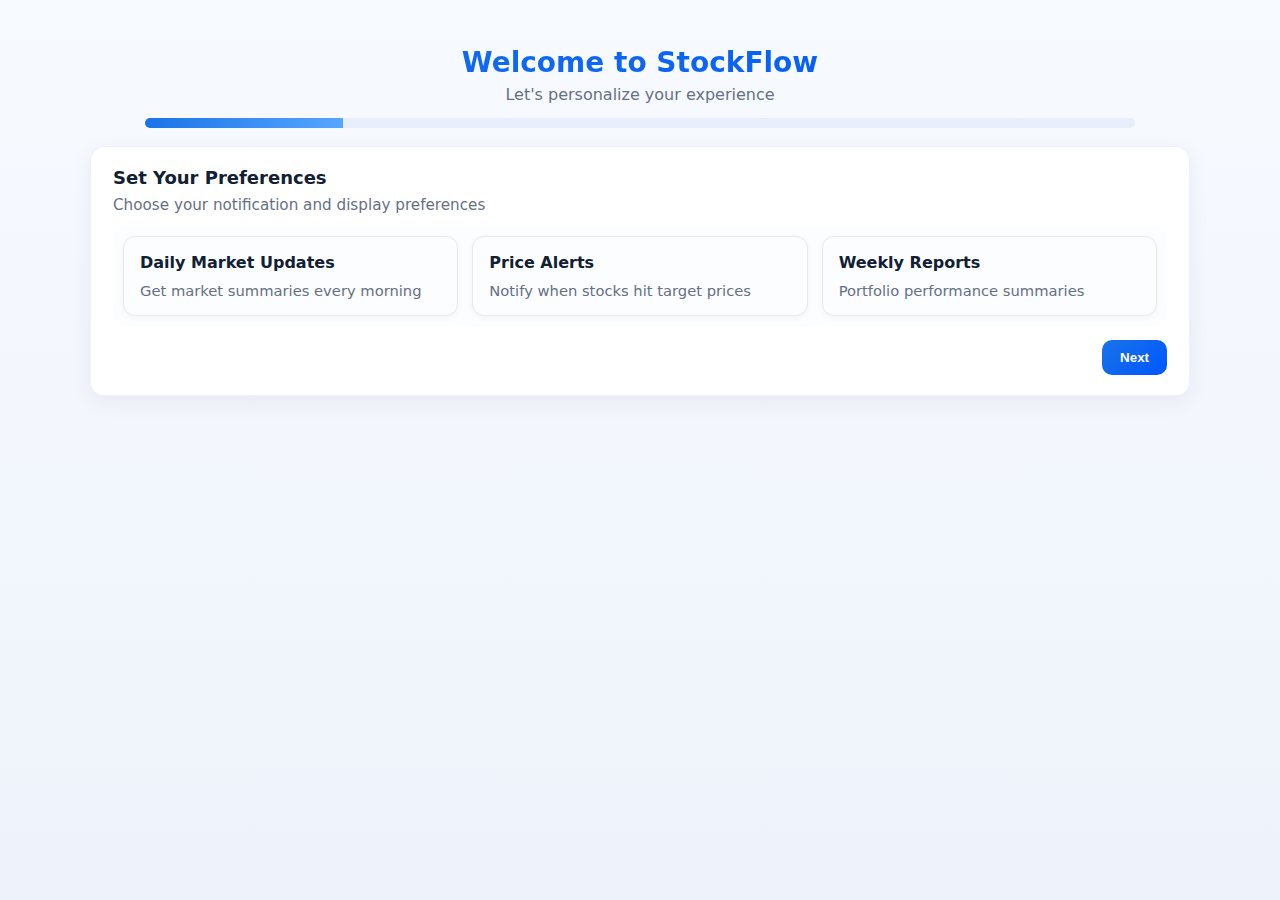
<file: index.html>
<!DOCTYPE html>
<html lang="en">
<head>
    <meta charset="UTF-8">
    <meta name="viewport" content="width=device-width, initial-scale=1.0">
    <title>StockFlow</title>
    <link rel="stylesheet" href="style.css">
</head>
<body>
<div class="container">
    <!-- Onboarding Screens -->
    <div class="screen active" id="screen-preferences">
        <div class="onboarding-header">
            <h1>Welcome to StockFlow</h1>
            <p>Let's personalize your experience</p>
            <div class="progress-bar"><div class="progress-fill" style="width: 20%"></div></div>
        </div>
        <div class="question-card">
            <h2 class="question-title">Set Your Preferences</h2>
            <p class="question-subtitle">Choose your notification and display preferences</p>
            <div class="options-grid">
                <div class="option-button" onclick="toggleOption(this)">
                    <strong>Daily Market Updates</strong>
                    <p>Get market summaries every morning</p>
                </div>
                <div class="option-button" onclick="toggleOption(this)">
                    <strong>Price Alerts</strong>
                    <p>Notify when stocks hit target prices</p>
                </div>
                <div class="option-button" onclick="toggleOption(this)">
                    <strong>Weekly Reports</strong>
                    <p>Portfolio performance summaries</p>
                </div>
            </div>
            <div class="nav-buttons">
                <button class="btn" onclick="nextScreen('screen-portfolio-category')">Next</button>
            </div>
        </div>
    </div>

    <div class="screen" id="screen-portfolio-category">
        <div class="onboarding-header">
            <h1>Categorize Your Portfolio</h1>
            <div class="progress-bar"><div class="progress-fill" style="width: 35%"></div></div>
        </div>
        <div class="question-card">
            <h2 class="question-title">What type of investor are you?</h2>
            <div class="options-grid">
                <div class="option-button" onclick="selectSingle(this, 'portfolio-type')">
                    <strong>Conservative</strong>
                    <p>Focus on capital preservation</p>
                </div>
                <div class="option-button" onclick="selectSingle(this, 'portfolio-type')">
                    <strong>Moderate</strong>
                    <p>Balance growth and stability</p>
                </div>
                <div class="option-button" onclick="selectSingle(this, 'portfolio-type')">
                    <strong>Aggressive</strong>
                    <p>Maximize growth potential</p>
                </div>
            </div>
            <div class="nav-buttons">
                <button class="btn btn-secondary" onclick="previousScreen('screen-preferences')">Back</button>
                <button class="btn" onclick="nextScreen('screen-goals')">Next</button>
            </div>
        </div>
    </div>

    <div class="screen" id="screen-goals">
        <div class="onboarding-header">
            <h1>Investment Goals</h1>
            <div class="progress-bar"><div class="progress-fill" style="width: 50%"></div></div>
        </div>
        <div class="question-card">
            <h2 class="question-title">What are your investment goals?</h2>
            <p class="question-subtitle">Short-term goals (1-3 years)</p>
            <div class="options-grid">
                <div class="option-button" onclick="toggleOption(this)">Emergency Fund</div>
                <div class="option-button" onclick="toggleOption(this)">Major Purchase</div>
                <div class="option-button" onclick="toggleOption(this)">Travel</div>
            </div>
            <p class="question-subtitle">Long-term goals (5+ years)</p>
            <div class="options-grid">
                <div class="option-button" onclick="toggleOption(this)">Retirement</div>
                <div class="option-button" onclick="toggleOption(this)">Home Purchase</div>
                <div class="option-button" onclick="toggleOption(this)">Children's Education</div>
            </div>
            <div class="nav-buttons">
                <button class="btn btn-secondary" onclick="previousScreen('screen-portfolio-category')">Back</button>
                <button class="btn" onclick="nextScreen('screen-experience')">Next</button>
            </div>
        </div>
    </div>

    <div class="screen" id="screen-experience">
        <div class="onboarding-header">
            <h1>Investment Experience</h1>
            <div class="progress-bar"><div class="progress-fill" style="width: 65%"></div></div>
        </div>
        <div class="question-card">
            <h2 class="question-title">How long have you been investing?</h2>
            <div class="options-grid">
                <div class="option-button" onclick="selectSingle(this, 'experience')">
                    <strong>New to investing</strong><p>Less than 1 year</p>
                </div>
                <div class="option-button" onclick="selectSingle(this, 'experience')">
                    <strong>Some experience</strong><p>1-3 years</p>
                </div>
                <div class="option-button" onclick="selectSingle(this, 'experience')">
                    <strong>Experienced</strong><p>3-10 years</p>
                </div>
                <div class="option-button" onclick="selectSingle(this, 'experience')">
                    <strong>Expert</strong><p>10+ years</p>
                </div>
            </div>
            <div class="nav-buttons">
                <button class="btn btn-secondary" onclick="previousScreen('screen-goals')">Back</button>
                <button class="btn" onclick="nextScreen('screen-markets')">Next</button>
            </div>
        </div>
    </div>

    <div class="screen" id="screen-markets">
        <div class="onboarding-header">
            <h1>Market Interests</h1>
            <div class="progress-bar"><div class="progress-fill" style="width: 80%"></div></div>
        </div>
        <div class="question-card">
            <h2 class="question-title">Which markets interest you?</h2>
            <div class="options-grid">
                <div class="option-button" onclick="toggleOption(this)">
                    <strong>US Stocks</strong><p>NYSE, NASDAQ</p>
                </div>
                <div class="option-button" onclick="toggleOption(this)">
                    <strong>International Stocks</strong><p>Global markets</p>
                </div>
                <div class="option-button" onclick="toggleOption(this)">
                    <strong>Bonds</strong><p>Fixed income</p>
                </div>
                <div class="option-button" onclick="toggleOption(this)">
                    <strong>Cryptocurrency</strong><p>Digital assets</p>
                </div>
                <div class="option-button" onclick="toggleOption(this)">
                    <strong>ETFs</strong><p>Exchange-traded funds</p>
                </div>
                <div class="option-button" onclick="toggleOption(this)">
                    <strong>Commodities</strong><p>Gold, oil, etc.</p>
                </div>
            </div>
            <div class="nav-buttons">
                <button class="btn btn-secondary" onclick="previousScreen('screen-experience')">Back</button>
                <button class="btn" onclick="nextScreen('screen-risk')">Next</button>
            </div>
        </div>
    </div>

    <div class="screen" id="screen-risk">
        <div class="onboarding-header">
            <h1>Risk Tolerance</h1>
            <div class="progress-bar"><div class="progress-fill" style="width: 90%"></div></div>
        </div>
        <div class="question-card">
            <h2 class="question-title">What's your risk tolerance?</h2>
            <div class="options-grid">
                <div class="option-button" onclick="selectSingle(this, 'risk')">
                    <strong>Low Risk</strong><p>Preserve capital, accept lower returns</p>
                </div>
                <div class="option-button" onclick="selectSingle(this, 'risk')">
                    <strong>Moderate Risk</strong><p>Some fluctuation for better returns</p>
                </div>
                <div class="option-button" onclick="selectSingle(this, 'risk')">
                    <strong>High Risk</strong><p>Accept volatility for maximum growth</p>
                </div>
            </div>
            <div class="nav-buttons">
                <button class="btn btn-secondary" onclick="previousScreen('screen-markets')">Back</button>
                <button class="btn" onclick="nextScreen('screen-connect')">Next</button>
            </div>
        </div>
    </div>

    <div class="screen" id="screen-connect">
        <div class="onboarding-header">
            <h1>Connect Your Accounts</h1>
            <div class="progress-bar"><div class="progress-fill" style="width: 100%"></div></div>
        </div>
        <div class="question-card">
            <h2 class="question-title">Connect your investment accounts</h2>
            <div class="broker-grid">
                <div class="broker-card" onclick="toggleBroker(this)">
                    <div>📈</div><strong>E*TRADE</strong>
                </div>
                <div class="broker-card" onclick="toggleBroker(this)">
                    <div>🎯</div><strong>Robinhood</strong>
                </div>
                <div class="broker-card" onclick="toggleBroker(this)">
                    <div>💰</div><strong>Fidelity</strong>
                </div>
                <div class="broker-card" onclick="toggleBroker(this)">
                    <div>🪙</div><strong>Coinbase</strong>
                </div>
                <div class="broker-card" onclick="toggleBroker(this)">
                    <div>📊</div><strong>TD Ameritrade</strong>
                </div>
                <div class="broker-card" onclick="toggleBroker(this)">
                    <div>🏦</div><strong>SoFi</strong>
                </div>
                <div class="broker-card" onclick="toggleBroker(this)">
                    <div>🌐</div><strong>Public</strong>
                </div>
                <div class="broker-card" onclick="toggleBroker(this)">
                    <div>➕</div><strong>Other</strong>
                </div>
            </div>
            <div class="nav-buttons">
                <button class="btn btn-secondary" onclick="previousScreen('screen-risk')">Back</button>
                <button class="btn" onclick="finishOnboarding()">Complete Setup</button>
            </div>
        </div>
    </div>

    <!-- Dashboard -->
    <div class="screen" id="screen-dashboard">
        <div class="dashboard-header">
            <h1>Your Dashboard</h1>
            <p>Welcome! Here's your portfolio overview.</p>
        </div>
        <div class="dashboard-content">
            <div class="dashboard-card" id="portfolio-diversification">
                <h3>Portfolio Diversification</h3>
                <div class="chart-placeholder">[Pie Chart]</div>
            </div>
            <div class="dashboard-card" id="performance-graph">
                <h3>Performance</h3>
                <div class="chart-placeholder">[Performance Graph]</div>
            </div>
            <div class="dashboard-card" id="market-highlights">
                <h3>Market Highlights</h3>
                <p>Top gainers/losers and personalized insights.</p>
            </div>
            <div class="dashboard-card" id="chatbot-dashboard">
                <h3>Ask your Chatbot</h3>
                <input type="text" placeholder="Type a question..." />
            </div>
        </div>
    </div>

    <div class="tooltip" id="tooltip"></div>
</div>
<script src="script.js"></script>
</body>
</html>
</file>
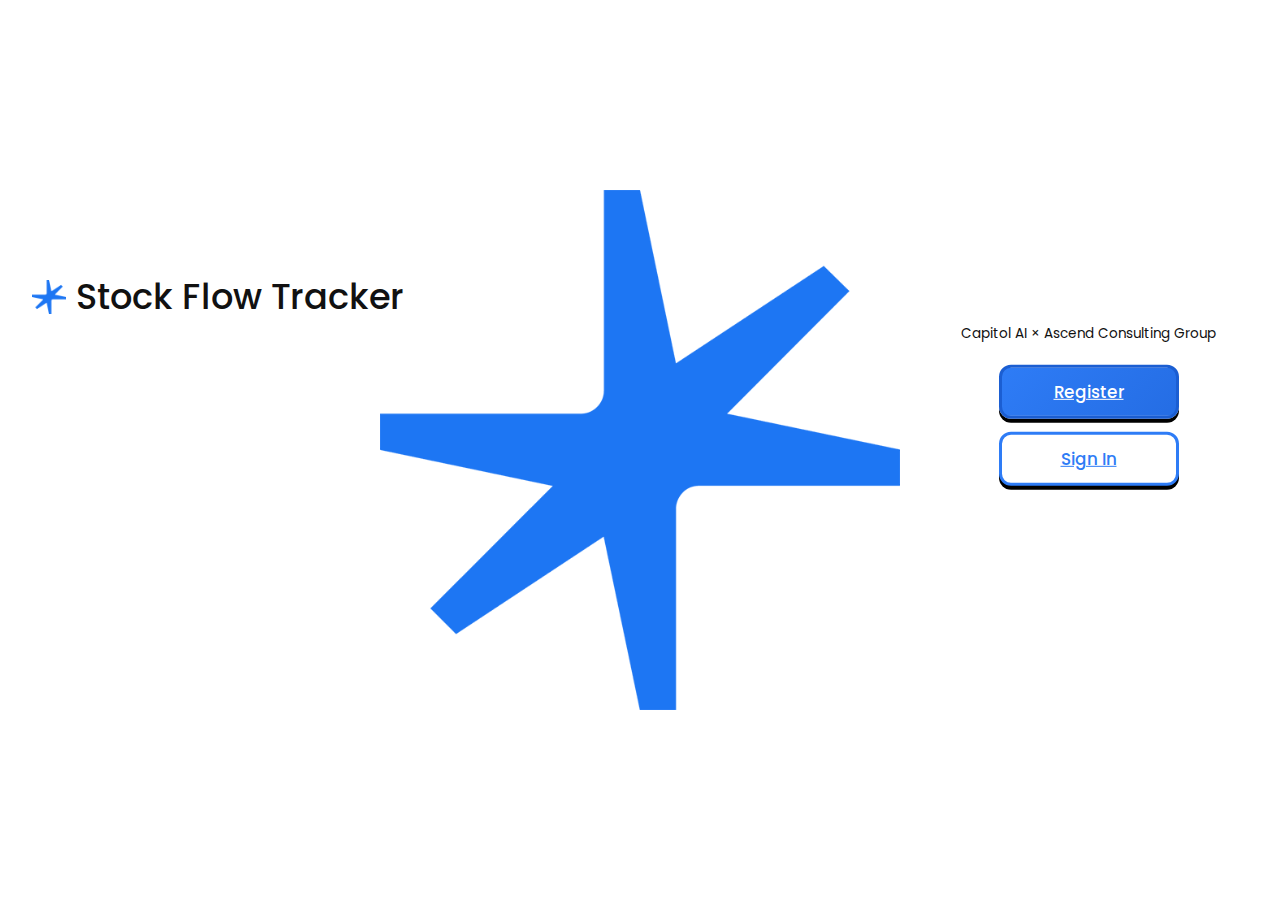
<file: landing.html>
<!DOCTYPE html>
<html lang="en">
  <head>
    <meta charset="UTF-8" />
    <meta name="viewport" content="width=device-width, initial-scale=1.0" />
    <title>Capitol AI · Stock Flow Tracker</title>
    <link rel="stylesheet" href="styles.css" />
    <link
      href="https://fonts.googleapis.com/css2?family=Poppins:wght@400;500;600&display=swap"
      rel="stylesheet"
    />
  </head>
  <body>
    <div class="page">
      <!-- Top-left title -->
      <header class="title-row">
        <img
          src="Capitol AI Logo.png"
          alt="Capitol AI logo small"
          class="star-small"
        />
        <h1 class="title-text">Stock Flow Tracker</h1>
      </header>

      <!-- Center big logo -->
      <main class="hero">
        <img
          src="Capitol AI Logo.png"
          alt="Capitol AI logo big"
          class="star-big"
        />
      </main>

      <!-- Right-side tagline + buttons -->
      <section class="right-panel">
        <p class="tagline">Capitol AI × Ascend Consulting Group</p>
        <a href = "index.html" class="cta-btn primary" id="registerBtn">Register</a>
        <a href="index.html" class="cta-btn secondary">Sign In</a>
      </section>
    </div>

    <script src="script.js"></script>
  </body>
</html>
</file>
<file: styles.css>
/* ===== Base layout ===== */
* {
  box-sizing: border-box;
}

body {
  margin: 0;
  font-family: "Poppins", system-ui, -apple-system, BlinkMacSystemFont,
    "Segoe UI", sans-serif;
  background-color: #ffffff;
  color: #111;
  overflow: hidden;
}

/* Pure white background */
.page {
  min-height: 100vh;
  background-color: #ffffff;
  position: relative;
}

/* ===== Top-left title (mini star + text together) ===== */
.title-row {
  position: absolute;
  top: 30%; /* align with top arm midpoint */
  left: 2rem;
  display: flex;
  align-items: center;
  gap: 0.6rem;
  z-index: 5;
}

.star-small {
  width: 34px;
  height: 34px;
  object-fit: contain;
}

.title-text {
  margin: 0;
  font-size: 2.2rem;
  font-weight: 500;
}

/* ===== Center big star ===== */
.hero {
  display: flex;
  justify-content: center;
  align-items: center;
  height: 100vh;
  position: relative;
}

.star-big {
  position: absolute;
  top: 50%;
  left: 50%;
  width: 520px; /* fixed size for consistent layout */
  height: auto;
  transform: translate(-50%, -50%);
  display: block;
}

/* ===== Right-side tagline + buttons ===== */
.right-panel {
  position: absolute;
  top: 45%; /* requested placement */
  right: 5%; /* requested placement */
  transform: translateY(-50%);
  display: flex;
  flex-direction: column;
  align-items: center;
  gap: 0.8rem;
  text-align: center;
}

.tagline {
  margin: 0 0 0.5rem 0;
  font-size: 0.85rem;
  font-weight: 400;
  color: #111;
}

/* ===== Buttons (Capitol AI color palette + gradient hover) ===== */
.cta-btn {
  width: 180px;
  padding: 0.7rem 1rem;
  border-radius: 12px;
  border: 3px solid #000;
  font-size: 1.05rem;
  font-weight: 500;
  cursor: pointer;
  transition: all 0.25s ease;
  box-shadow: 0 4px 0 #000;
  background-color: #fff;
  background-image: none;
  background-size: 200% 200%;
  background-position: center;
}

.cta-btn:active {
  transform: translateY(2px);
  box-shadow: 0 2px 0 #000;
}

/* Primary: Capitol AI blue with animated gradient */
.primary {
  background: linear-gradient(135deg, #2e7cf6 0%, #1b5ed2 100%);
  color: #fff;
  border-color: #1b5ed2;
  background-size: 200% 200%;
}

.primary:hover {
  background-position: right center;
  box-shadow: 0 6px 10px rgba(46, 124, 246, 0.3);
}

/* Secondary: white base with blue text + animated gradient hover */
.secondary {
  background-color: #ffffff;
  color: #2e7cf6;
  border-color: #2e7cf6;
  position: relative;
  overflow: hidden;
  z-index: 1;
}

.secondary::before {
  content: "";
  position: absolute;
  top: 0;
  left: 0;
  width: 0;
  height: 100%;
  background: linear-gradient(135deg, #e8f1ff 0%, #bfd8ff 100%);
  transition: width 0.4s ease;
  z-index: -1;
}

.secondary:hover::before {
  width: 100%;
}

.secondary:hover {
  color: #1b5ed2;
}

/* ===== Responsive adjustments ===== */
@media (max-width: 900px) {
  .title-row {
    top: 22%;
    left: 1.2rem;
  }
  .title-text {
    font-size: 1.7rem;
  }
  .star-big {
    width: 70vw;
  }
  .right-panel {
    top: auto;
    bottom: 10%;
    right: 10%;
    transform: none;
  }
}
</file>
<file: style.css>
/* =======================
   StockFlow - styles.css
   Complete CSS: onboarding, dashboard, modal, chatbot
   ======================= */

/* --------- Reset & base --------- */
* {
  box-sizing: border-box;
  margin: 0;
  padding: 0;
}

:root {
  --primary: #1a73e8;
  --primary-2: #0056ff;
  --muted: #667085;
  --bg: #f7faff;
  --card-bg: #ffffffee;
  --radius: 14px;
  --shadow-1: 0 6px 22px rgba(0,0,0,0.06);
  --shadow-2: 0 12px 30px rgba(26,115,232,0.12);
  --glass-border: rgba(226,234,255,0.65);
  --text: #122034;
}

html, body {
  height: 100%;
  font-family: "Inter", system-ui, -apple-system, "Segoe UI", Roboto, Arial, sans-serif;
  color: var(--text);
  background: linear-gradient(180deg, #f7faff 0%, #eef3fb 100%);
}

.container {
  max-width: 1200px;
  margin: 0 auto;
  padding: 18px;
}

/* --------- Screen system (onboarding / dashboard) --------- */
.screen {
  display: none;
  opacity: 0;
  transform: translateY(8px);
  transition: all 260ms ease;
}

.screen.active {
  display: block;
  opacity: 1;
  transform: translateY(0);
}

/* --------- Onboarding header & progress --------- */
.onboarding-header {
  text-align: center;
  margin: 28px 0 18px;
}

.onboarding-header h1 {
  font-size: 28px;
  font-weight: 700;
  background: linear-gradient(90deg, var(--primary), var(--primary-2));
  -webkit-background-clip: text;
  background-clip: text;
  -webkit-text-fill-color: transparent;
  color: transparent;
}

.onboarding-header p {
  color: var(--muted);
  margin-top: 6px;
}

/* progress bar */
.progress-bar {
  width: 85%;
  height: 10px;
  background: #e9eefc;
  border-radius: 999px;
  margin: 14px auto 0;
  overflow: hidden;
}

.progress-fill {
  height: 100%;
  width: 0;
  background: linear-gradient(90deg, var(--primary), #57a6ff);
  transition: width 300ms ease-in-out;
}

/* --------- Cards (question-card / dashboard-card) --------- */
.question-card, .dashboard-card {
  background: var(--card-bg);
  border-radius: var(--radius);
  padding: 20px 22px;
  border: 1px solid var(--glass-border);
  box-shadow: var(--shadow-1);
}

.question-card {
  margin: 18px auto 36px;
  max-width: 1100px;
}

.question-title {
  font-size: 18px;
  margin-bottom: 8px;
  font-weight: 600;
}

.question-subtitle {
  color: var(--muted);
  font-size: 0.95rem;
  margin-bottom: 12px;
}

/* --------- Options grid / option-button --------- */
.options-grid {
  display: grid;
  gap: 14px;
  grid-template-columns: repeat(auto-fit, minmax(180px, 1fr));
  margin-bottom: 14px;

  padding: 10px;
  border-radius: 16px;
  background: #fbfdff;
}

.option-button {
  background: #fbfdff;
  border-radius: 12px;
  padding: 16px;
  cursor: pointer;
  border: 1px solid #e6eaf0;
  transition: all 180ms ease;
  display: flex;
  flex-direction: column;
  gap: 6px;
  box-shadow: 0 2px 6px rgba(0,0,0,0.04);
}

.option-button strong {
  font-weight: 600;
  color: var(--text);
}

.option-button p {
  color: var(--muted);
  font-size: 0.92rem;
  margin-top: 4px;
}

.option-button:hover {
  background: #f0f6ff;
  border-color: rgba(26,115,232,0.14);
  transform: translateY(-2px);
  box-shadow: 0 6px 20px rgba(26,115,232,0.06);
}

.option-button.selected {
  background: linear-gradient(135deg, var(--primary), var(--primary-2));
  color: #fff;
  border-color: transparent;
  box-shadow: 0 10px 30px rgba(26,115,232,0.12);
}

.option-button.selected p {
  color: rgba(255,255,255,0.9);
}

/* --------- Broker grid --------- */
.broker-grid {
  display: grid;
  gap: 14px;
  grid-template-columns: repeat(auto-fit, minmax(120px, 1fr));
  margin: 14px 0;
}

.broker-card {
  background: #fbfdff;
  border-radius: 12px;
  padding: 14px;
  text-align: center;
  cursor: pointer;
  border: 1px solid transparent;
  transition: all 180ms ease;
}

.broker-card:hover {
  background: #eef6ff;
  border-color: rgba(26,115,232,0.12);
  transform: translateY(-2px);
  box-shadow: var(--shadow-2);
}

.broker-card.selected {
  background: linear-gradient(135deg, var(--primary), var(--primary-2));
  color: #fff;
  border-color: transparent;
}

/* --------- Buttons & nav --------- */
.nav-buttons {
  display: flex;
  gap: 12px;
  justify-content: flex-end;
  margin-top: 12px;
}

.btn {
  display: inline-flex;
  align-items: center;
  justify-content: center;
  background: linear-gradient(135deg, var(--primary), var(--primary-2));
  color: #fff;
  padding: 10px 18px;
  border-radius: 10px;
  border: none;
  cursor: pointer;
  font-weight: 600;
  transition: all 160ms ease;
}

.btn:hover {
  transform: translateY(-2px);
  filter: brightness(1.03);
}

.btn-secondary {
  background: #eef2ff;
  color: var(--primary-2);
  border: 1px solid rgba(26,115,232,0.08);
}

.btn-ghost {
  background: transparent;
  border: 1px solid rgba(26,115,232,0.12);
  color: var(--primary-2);
  padding: 6px 10px;
  border-radius: 8px;
}

/* --------- Tooltips --------- */
.tooltip {
  position: absolute;
  display: none;
  background: rgba(0,0,0,0.85);
  color: #fff;
  padding: 8px 12px;
  border-radius: 8px;
  font-size: 0.88rem;
  z-index: 1200;
  pointer-events: none;
}

/* --------- Dashboard header & tabs --------- */
.dashboard-header {
  text-align: center;
  margin: 18px 0 6px;
}

.dashboard-header h1 {
  font-size: 2.3rem;
  font-weight: 700;
  background: linear-gradient(90deg, var(--primary), var(--primary-2));
  -webkit-background-clip: text;
  background-clip: text;
  -webkit-text-fill-color: transparent;
  color: transparent;
}

.dash-tabs {
  display: flex;
  gap: 10px;
  justify-content: center;
  margin-top: 10px;
}

.dash-tab {
  background: #f6f9ff;
  padding: 8px 12px;
  border-radius: 10px;
  border: 1px solid rgba(210,224,255,0.6);
  cursor: pointer;
  font-weight: 600;
  color: var(--primary-2);
}

.dash-tab.active {
  background: linear-gradient(135deg, var(--primary), var(--primary-2));
  color: #fff;
  box-shadow: 0 6px 18px rgba(26,115,232,0.14);
  border: none;
}

/* --------- Dashboard grid & cards --------- */
.dashboard-content {
  display: grid;
  grid-template-columns: repeat(auto-fit, minmax(300px, 1fr));
  gap: 28px;
  padding: 8px 12px 140px;
}

.dashboard-card {
  padding: 20px;
  border-radius: 16px;
  background: var(--card-bg);
  border: 1px solid var(--glass-border);
  box-shadow: var(--shadow-1);
  transition: all 220ms ease;
}

.dashboard-card:hover {
  transform: translateY(-6px);
  box-shadow: var(--shadow-2);
}

.dashboard-card h3 {
  font-size: 1.05rem;
  margin: 0 0 8px;
  font-weight: 700;
  color: var(--text);
}

.muted {
  color: var(--muted);
  font-size: 0.95rem;
}

#recsList {
  list-style: disc;
  padding-left: 18px;
  margin-top: 8px;
  color: var(--muted);
  line-height: 1.45;
}

#recsList .ticker {
  font-weight: 700;
  margin-right: 8px;
  color: var(--text);
}

/* --------- Chart canvas styles --------- */
canvas {
  width: 100%;
  height: auto;
  border-radius: 12px;
  background: #fbfdff;
  padding: 6px;
  display: block;
}

/* --------- Modal (Market Highlights) --------- */
.modal {
  position: fixed;
  inset: 0;
  display: none;
  z-index: 1300;
}

.modal.show {
  display: block;
}

.modal-backdrop {
  position: absolute;
  inset: 0;
  background: rgba(8,12,24,0.5);
  backdrop-filter: blur(4px);
}

.modal-panel {
  position: relative;
  margin: 6vh auto;
  width: min(1100px, 94vw);
  background: #ffffffee;
  border-radius: 18px;
  padding: 18px;
  border: 1px solid rgba(200,210,240,0.5);
  box-shadow: 0 28px 80px rgba(0,0,0,0.22);
  overflow: hidden;
}

.modal-header {
  display: flex;
  align-items: center;
  justify-content: space-between;
  margin-bottom: 10px;
}

.icon-btn {
  background: transparent;
  border: none;
  font-size: 24px;
  cursor: pointer;
}

.modal-grid {
  display: grid;
  gap: 14px;
  grid-template-columns: repeat(auto-fit, minmax(280px, 1fr));
}

.modal-card {
  background-color: #fff;
  border-radius: 12px;
  box-shadow: 0 4px 16px rgba(0,0,0,0.08);
  padding: 20px;
  margin-bottom: 16px;
  font-family: 'Inter', sans-serif;
  color: #344054;
}

.modal-card h4 {
  font-weight: 600;
  margin-bottom: 12px;
}

.modal-card p {
  font-size: 0.9rem;
  line-height: 1.4;
  margin-bottom: 8px;
}

/* ---------- Form / inputs ---------- */
.inputs {
  display: grid;
  gap: 10px;
  grid-template-columns: repeat(auto-fit, minmax(160px, 1fr));
  margin-top: 8px;
}

.inputs input,
.sms-row input,
.modal input {
  padding: 8px 10px;
  border-radius: 8px;
  border: 1px solid #e6e9f3;
  background: #fff;
  outline: none;
}

.inputs label {
  font-size: 0.95rem;
  color: var(--muted);
  display: flex;
  flex-direction: column;
  gap: 6px;
}

/* SMS toggle switch */
.switch {
  position: relative;
  width: 48px;
  height: 26px;
  display: inline-block;
}

.switch input {
  display: none;
}

.slider {
  position: absolute;
  inset: 0;
  background: #d8d8dc;
  border-radius: 999px;
  transition: 0.18s;
}

.slider:before {
  content: '';
  position: absolute;
  left: 3px;
  top: 3px;
  width: 20px;
  height: 20px;
  background: #fff;
  border-radius: 50%;
  transition: 0.18s;
  box-shadow: 0 2px 6px rgba(0,0,0,0.06);
}

.switch input:checked + .slider {
  background: linear-gradient(90deg, var(--primary), var(--primary-2));
}

.switch input:checked + .slider:before {
  transform: translateX(22px);
}

/* projection stats */
.projection-stats {
  display: grid;
  grid-template-columns: repeat(3, 1fr);
  gap: 10px;
  margin-top: 8px;
  font-weight: 600;
  color: var(--text);
}

/* --------- Chatbot (bottom fixed bar) --------- */
.chatbot-card {
  position: fixed;
  left: 0;
  right: 0;
  bottom: 12px;
  margin: 0 auto;
  display: flex;
  justify-content: center;
  z-index: 1350;
  pointer-events: auto;
}

.chatbot-inner {
  width: min(1100px, 96%);
  background: #ffffffee;
  border: 1px solid rgba(220,230,255,0.7);
  border-radius: 32px;
  padding: 12px 16px;
  display: flex;
  gap: 12px;
  align-items: center;
  box-shadow: 0 10px 30px rgba(7,12,32,0.08);
  backdrop-filter: blur(8px);
}

.chatbot-inner input {
  flex: 1;
  padding: 12px 18px;
  border-radius: 999px;
  border: 1px solid #e7eefc;
  background: #fbfdff;
  font-size: 1rem;
  outline: none;
}

.chatbot-inner input:focus {
  box-shadow: 0 6px 18px rgba(26,115,232,0.12);
  border-color: rgba(26,115,232,0.2);
}

.chatbot-inner button {
  width: 48px;
  height: 48px;
  border-radius: 50%;
  border: none;
  background: linear-gradient(135deg, var(--primary), var(--primary-2));
  color: #fff;
  display: flex;
  align-items: center;
  justify-content: center;
  font-size: 18px;
  box-shadow: 0 8px 20px rgba(26,115,232,0.14);
}

/* small helper under chatbot (optional credits) */
.chatbot-help {
  text-align: center;
  color: var(--muted);
  font-size: 0.85rem;
  margin-top: 6px;
}

/* --------- Responsive tweaks --------- */
@media (max-width: 900px) {
  .dashboard-content {
    gap: 18px;
    padding: 8px 14px 160px;
    grid-template-columns: repeat(auto-fit, minmax(260px, 1fr));
  }

  .chatbot-inner {
    width: 96%;
    padding: 10px;
    border-radius: 20px;
  }
}

@media (max-width: 520px) {
  .onboarding-header h1 { font-size: 20px; }
  .dashboard-header h1 { font-size: 1.6rem; }
  .dashboard-content {
    grid-template-columns: 1fr;
    padding-bottom: 180px;
  }
  .chatbot-inner input {
    font-size: 0.95rem;
    padding: 10px 14px;
  }
}

/* --------- Utilities --------- */
.small {
  font-size: 0.9rem;
  color: var(--muted);
}

.badge {
  display: inline-block;
  background: #e9f2ff;
  color: var(--primary-2);
  padding: 4px 8px;
  border-radius: 8px;
  font-weight: 700;
  font-size: 0.78rem;
}

/* end of file */
</file>
